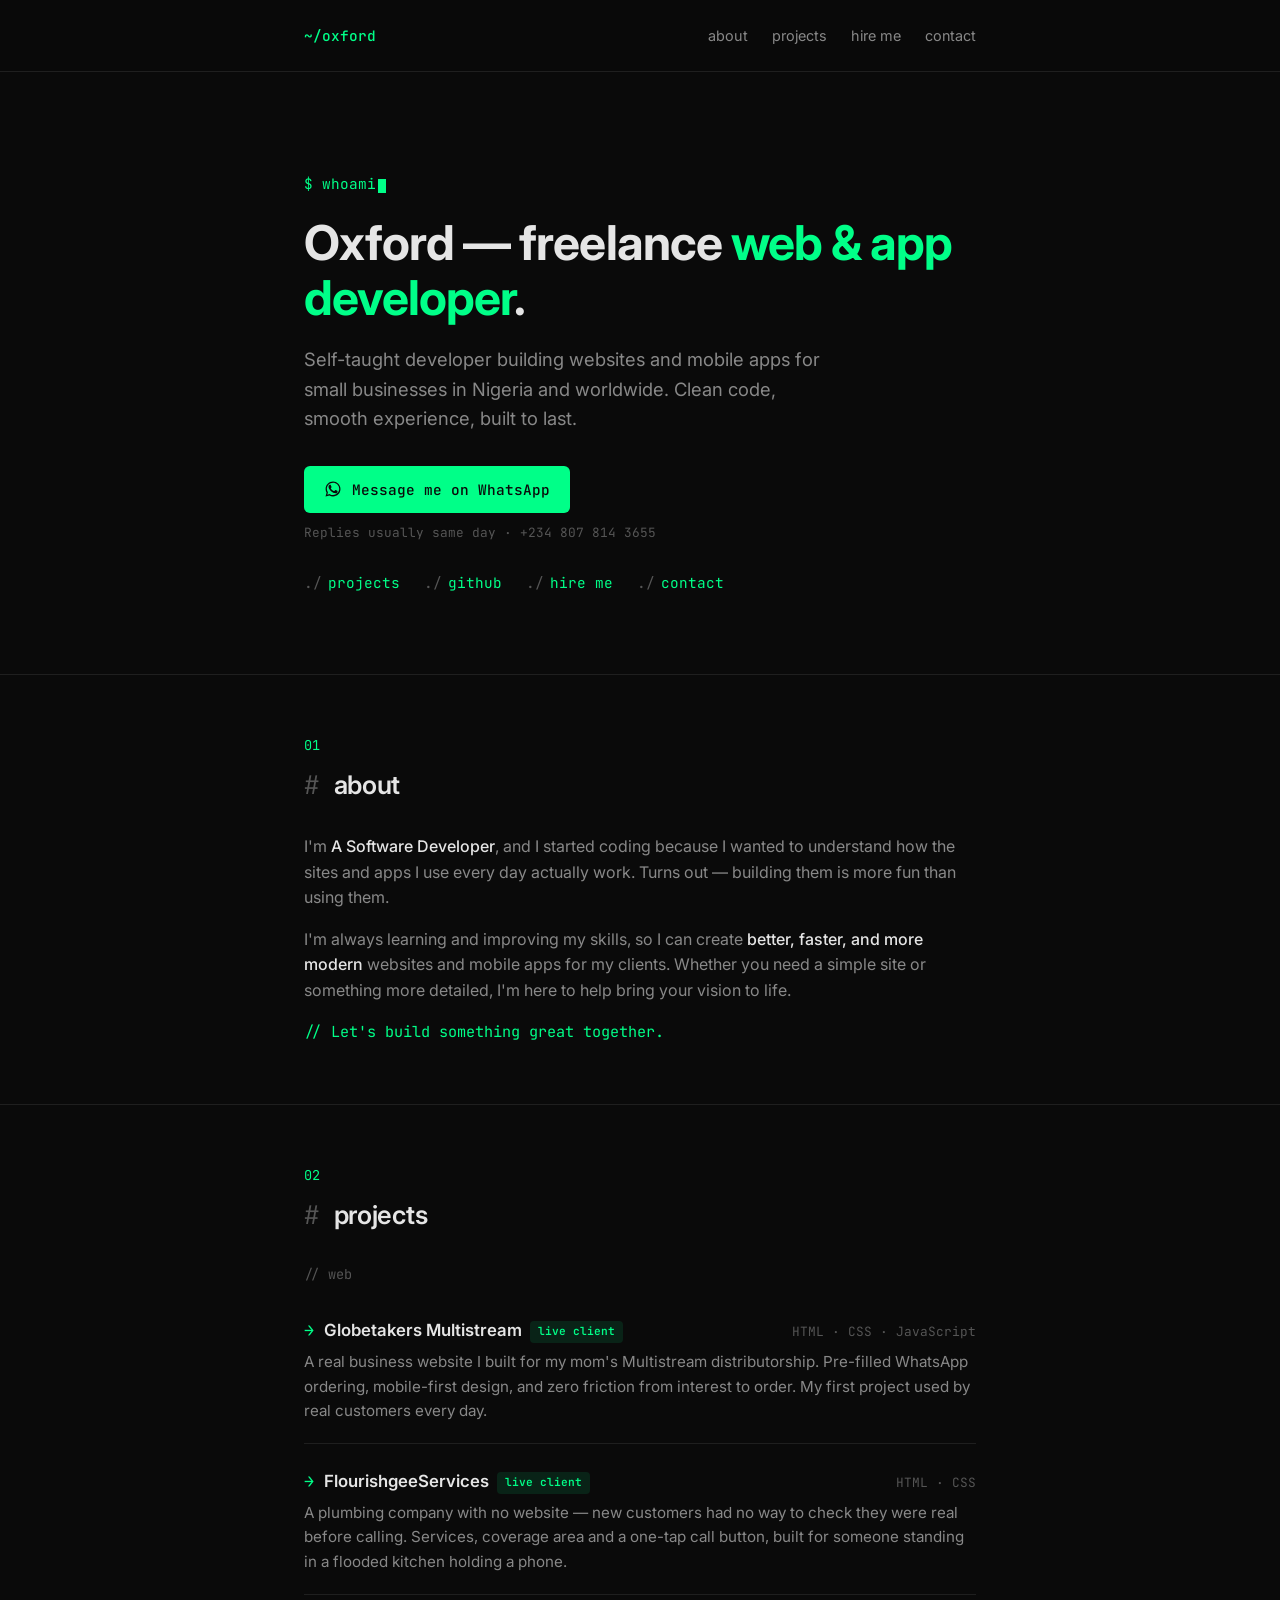
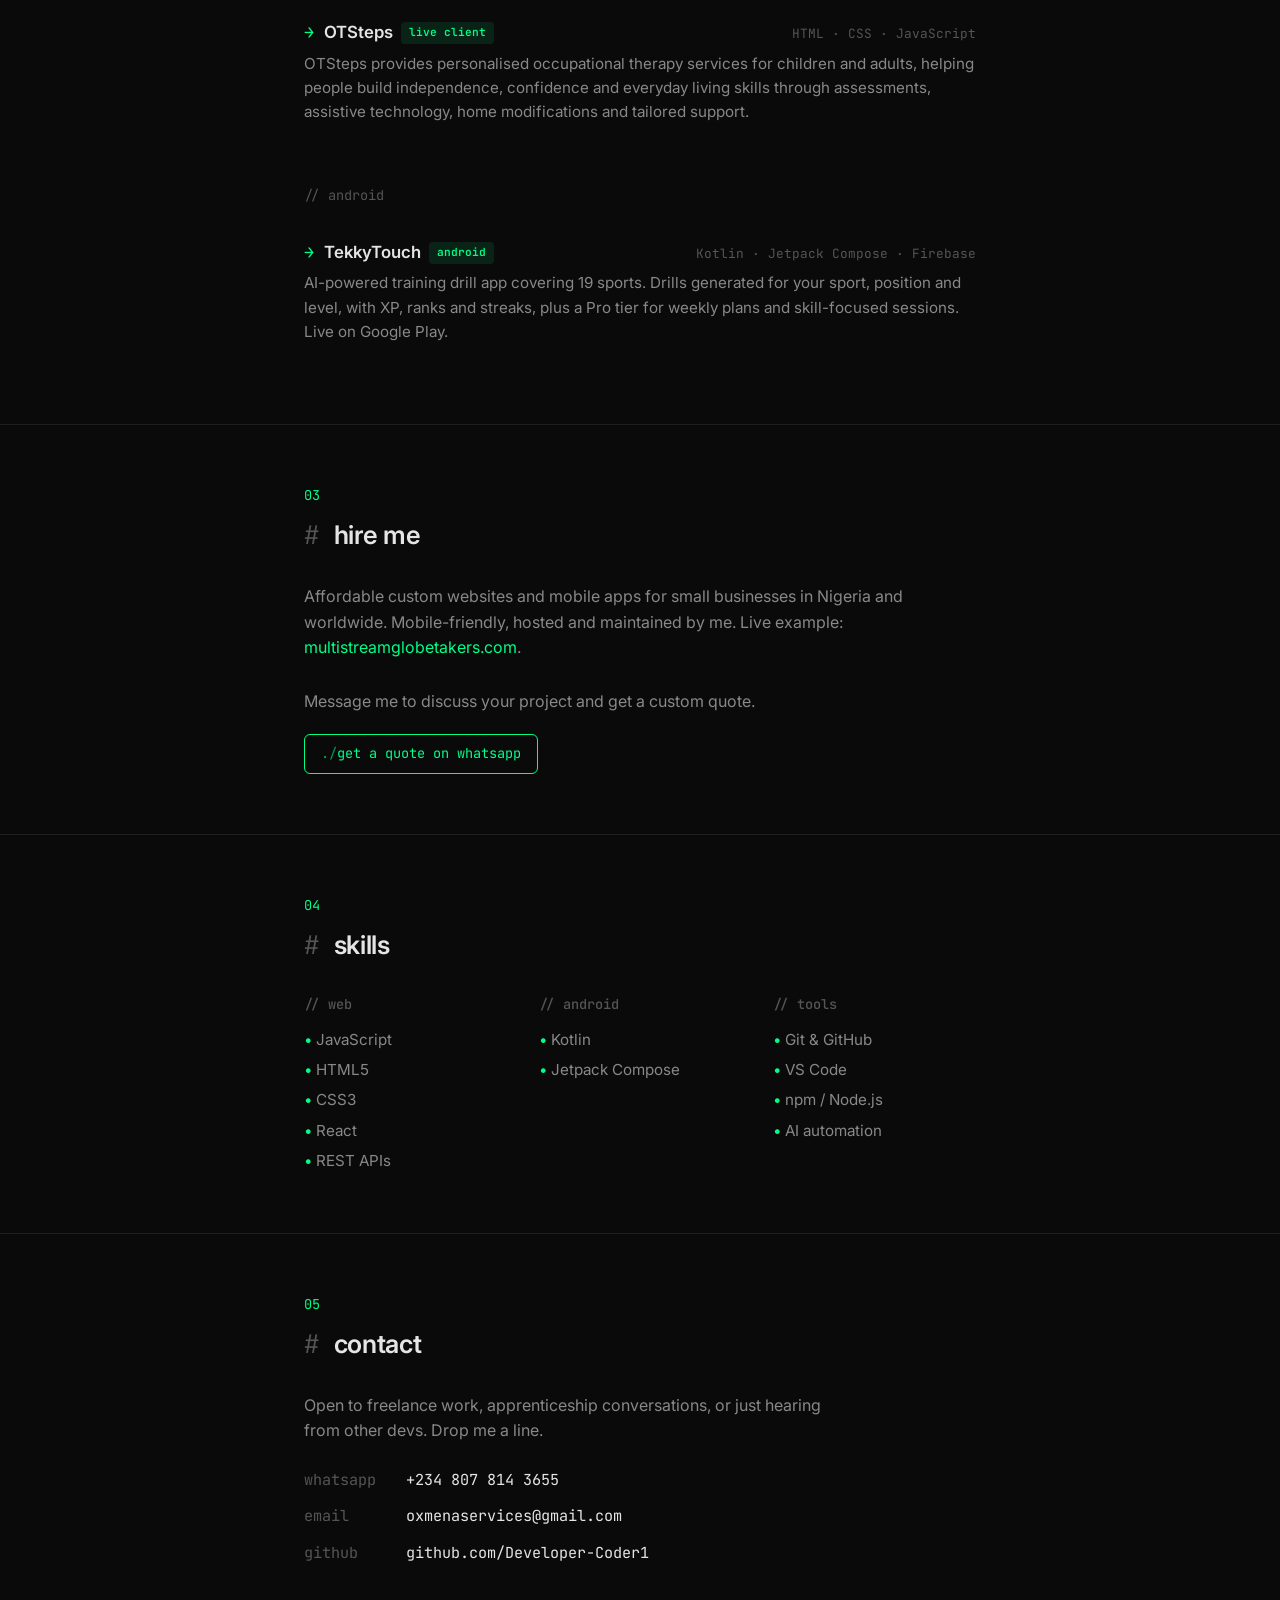
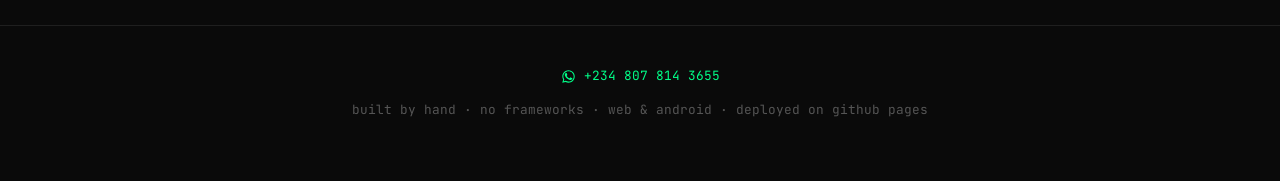
<file: index.html>
<!DOCTYPE html>
<html lang="en-NG">
<head>
<meta charset="UTF-8" />
<meta name="viewport" content="width=device-width, initial-scale=1.0"/>

<!-- Google tag (gtag.js) -->
<script async src="https://www.googletagmanager.com/gtag/js?id=AW-947799968"></script>
<script>
  window.dataLayer = window.dataLayer || [];
  function gtag(){dataLayer.push(arguments);}
  gtag('js', new Date());
  gtag('config', 'AW-947799968');
</script>

<title>Website Design in Nigeria | Business Websites &amp; Apps | Oxmena</title>
  <link rel="icon" type="image/jpeg" href="Facebook-profile2.jpeg">
<meta name="description" content="Affordable custom websites and Android apps for Nigerian businesses and clients worldwide. Mobile-friendly, hosted and maintained by hand. Get a quote today." />
<link rel="preconnect" href="https://fonts.googleapis.com">
<link rel="preconnect" href="https://fonts.gstatic.com" crossorigin>
<link href="https://fonts.googleapis.com/css2?family=Inter:wght@400;500;600;700&family=JetBrains+Mono:wght@400;500&display=swap" rel="stylesheet">
<style>
  :root {
    --bg: #0a0a0a;
    --bg-elev: #121212;
    --border: #1f1f1f;
    --border-hover: #2a2a2a;
    --text: #e5e5e5;
    --text-dim: #888;
    --text-faint: #555;
    --accent: #00ff88;
    --accent-dim: rgba(0, 255, 136, 0.1);
  }
  * { margin: 0; padding: 0; box-sizing: border-box; }
  html { scroll-behavior: smooth; }
  body {
    font-family: 'Inter', -apple-system, sans-serif;
    background: var(--bg);
    color: var(--text);
    line-height: 1.6;
    font-size: 16px;
    -webkit-font-smoothing: antialiased;
  }
  .mono { font-family: 'JetBrains Mono', monospace; }
  a {
    color: var(--accent);
    text-decoration: none;
    transition: opacity 0.15s;
  }
  a:hover { opacity: 0.7; }
  .container {
    max-width: 720px;
    margin: 0 auto;
    padding: 0 24px;
  }
  /* NAV */
  nav {
    padding: 24px 0;
    position: sticky;
    top: 0;
    background: rgba(10, 10, 10, 0.85);
    backdrop-filter: blur(10px);
    border-bottom: 1px solid var(--border);
    z-index: 10;
  }
  nav .container {
    display: flex;
    justify-content: space-between;
    align-items: center;
    font-size: 0.9rem;
  }
  nav .logo {
    font-family: 'JetBrains Mono', monospace;
    color: var(--accent);
    font-weight: 500;
  }
  nav ul {
    list-style: none;
    display: flex;
    gap: 24px;
  }
  nav ul a {
    color: var(--text-dim);
  }
  nav ul a:hover { color: var(--text); opacity: 1; }
  /* HERO */
  .hero {
    padding: 100px 0 80px;
  }
  .hero .prompt {
    color: var(--accent);
    font-family: 'JetBrains Mono', monospace;
    font-size: 0.9rem;
    margin-bottom: 20px;
  }
  .hero h1 {
    font-size: clamp(2rem, 5vw, 3rem);
    font-weight: 700;
    line-height: 1.15;
    letter-spacing: -0.02em;
    margin-bottom: 20px;
  }
  .hero h1 .accent { color: var(--accent); }
  .hero .tagline {
    font-size: 1.15rem;
    color: var(--text-dim);
    margin-bottom: 32px;
    max-width: 540px;
  }
  .hero-links {
    display: flex;
    gap: 24px;
    flex-wrap: wrap;
    font-family: 'JetBrains Mono', monospace;
    font-size: 0.9rem;
  }
  .hero-links a {
    display: inline-flex;
    align-items: center;
    gap: 6px;
  }
  .hero-links a::before { content: './'; color: var(--text-faint); }
  /* WHATSAPP BUTTON */
  .wa-btn {
    display: inline-flex;
    align-items: center;
    gap: 10px;
    font-family: 'JetBrains Mono', monospace;
    font-size: 0.9rem;
    color: var(--bg);
    background: var(--accent);
    padding: 12px 20px;
    border-radius: 6px;
    font-weight: 500;
    margin-bottom: 28px;
    transition: opacity 0.2s;
  }
  .wa-btn:hover { opacity: 0.85; }
  .wa-btn svg { width: 18px; height: 18px; fill: currentColor; }
  .wa-note {
    font-family: 'JetBrains Mono', monospace;
    font-size: 0.8rem;
    color: var(--text-faint);
    margin: -18px 0 28px;
  }
  /* SECTIONS */
  section.content {
    padding: 60px 0;
    border-top: 1px solid var(--border);
    scroll-margin-top: 80px;
  }
  .section-label {
    font-family: 'JetBrains Mono', monospace;
    color: var(--accent);
    font-size: 0.85rem;
    margin-bottom: 8px;
  }
  .section-title {
    font-size: 1.6rem;
    font-weight: 600;
    margin-bottom: 28px;
    letter-spacing: -0.01em;
  }
  .section-title::before {
    content: '# ';
    color: var(--text-faint);
    font-family: 'JetBrains Mono', monospace;
    font-weight: 400;
  }
  /* ABOUT */
  .about p {
    color: var(--text-dim);
    margin-bottom: 16px;
  }
  .about p:last-child { margin-bottom: 0; }
  .about strong { color: var(--text); font-weight: 500; }
  .about .closer {
    color: var(--accent);
    font-family: 'JetBrains Mono', monospace;
    font-size: 0.95rem;
    margin-top: 8px;
  }
  /* PROJECTS */
  .projects {
    display: flex;
    flex-direction: column;
    gap: 4px;
  }
  .project {
    display: block;
    padding: 20px 0;
    border-bottom: 1px solid var(--border);
    transition: padding-left 0.2s;
    color: var(--text);
  }
  .project:last-child { border-bottom: none; }
  .project:hover {
    padding-left: 12px;
    opacity: 1;
  }
  .project-header {
    display: flex;
    justify-content: space-between;
    align-items: baseline;
    margin-bottom: 6px;
    gap: 16px;
    flex-wrap: wrap;
  }
  .project-name {
    font-weight: 600;
    font-size: 1.05rem;
  }
  .project-name::before {
    content: '→ ';
    color: var(--accent);
    font-family: 'JetBrains Mono', monospace;
  }
  .project-badge {
    display: inline-block;
    margin-left: 8px;
    padding: 2px 8px;
    background: var(--accent-dim);
    color: var(--accent);
    font-family: 'JetBrains Mono', monospace;
    font-size: 0.7rem;
    border-radius: 4px;
    vertical-align: middle;
  }
  .project-tech {
    font-family: 'JetBrains Mono', monospace;
    font-size: 0.8rem;
    color: var(--text-faint);
  }
  .project p {
    color: var(--text-dim);
    font-size: 0.95rem;
    margin: 0;
  }
  /* SKILLS */
  .skills {
    display: grid;
    grid-template-columns: repeat(auto-fit, minmax(200px, 1fr));
    gap: 32px;
  }
  .skill-group h3 {
    font-family: 'JetBrains Mono', monospace;
    font-size: 0.85rem;
    color: var(--text-faint);
    margin-bottom: 12px;
    font-weight: 500;
  }
  .skill-group ul {
    list-style: none;
    display: flex;
    flex-direction: column;
    gap: 6px;
  }
  .skill-group li {
    color: var(--text-dim);
    font-size: 0.95rem;
  }
  .skill-group li::before {
    content: '• ';
    color: var(--accent);
  }
  /* PRICING */
  .pricing {
    display: flex;
    flex-direction: column;
    gap: 16px;
  }
  .tier {
    border: 1px solid var(--border);
    border-radius: 10px;
    padding: 24px;
    background: var(--bg-elev);
    transition: border-color 0.2s;
  }
  .tier:hover { border-color: var(--border-hover); }
  .tier.featured { border-color: var(--accent); }
  .tier-head {
    display: flex;
    justify-content: space-between;
    align-items: baseline;
    margin-bottom: 4px;
    gap: 12px;
    flex-wrap: wrap;
  }
  .tier-name {
    font-size: 1.1rem;
    font-weight: 600;
  }
  .tier-name::before {
    content: '$ ';
    color: var(--accent);
    font-family: 'JetBrains Mono', monospace;
  }
  .tier-tag {
    display: inline-block;
    margin-left: 8px;
    padding: 2px 8px;
    background: var(--accent-dim);
    color: var(--accent);
    font-family: 'JetBrains Mono', monospace;
    font-size: 0.7rem;
    border-radius: 4px;
    vertical-align: middle;
  }
  .tier-price {
    font-family: 'JetBrains Mono', monospace;
    color: var(--accent);
    font-size: 1rem;
    font-weight: 500;
  }
  .tier-sub {
    color: var(--text-faint);
    font-family: 'JetBrains Mono', monospace;
    font-size: 0.8rem;
    margin-bottom: 16px;
  }
  .tier ul {
    list-style: none;
    margin-bottom: 20px;
  }
  .tier ul li {
    color: var(--text-dim);
    font-size: 0.95rem;
    padding: 4px 0;
  }
  .tier ul li::before {
    content: '✓ ';
    color: var(--accent);
    font-family: 'JetBrains Mono', monospace;
    margin-right: 4px;
  }
  .tier-cta {
    display: inline-block;
    font-family: 'JetBrains Mono', monospace;
    font-size: 0.85rem;
    color: var(--accent);
    border: 1px solid var(--accent);
    padding: 8px 16px;
    border-radius: 6px;
    transition: all 0.2s;
  }
  .tier-cta:hover {
    background: var(--accent);
    color: var(--bg);
    opacity: 1;
  }
  .tier-cta::before { content: './'; color: inherit; opacity: 0.6; }
  .pricing-note {
    color: var(--text-faint);
    font-family: 'JetBrains Mono', monospace;
    font-size: 0.8rem;
    margin-top: 16px;
    line-height: 1.7;
  }
  /* NAIRA PRICING TABLE */
  .naira-table {
    margin-top: 32px;
    border: 1px solid var(--border);
    border-radius: 10px;
    overflow: hidden;
    background: var(--bg-elev);
  }
  .naira-head {
    padding: 16px 20px;
    border-bottom: 1px solid var(--border);
    font-family: 'JetBrains Mono', monospace;
    font-size: 0.85rem;
    color: var(--accent);
  }
  .naira-row {
    display: grid;
    grid-template-columns: 1fr 1.4fr 1fr;
    gap: 12px;
    padding: 14px 20px;
    border-bottom: 1px solid var(--border);
    font-size: 0.9rem;
    align-items: baseline;
  }
  .naira-row:last-child { border-bottom: none; }
  .naira-row.header {
    font-family: 'JetBrains Mono', monospace;
    font-size: 0.75rem;
    color: var(--text-faint);
    text-transform: uppercase;
    letter-spacing: 0.05em;
  }
  .naira-row .pkg { font-weight: 600; color: var(--text); }
  .naira-row .price { color: var(--accent); font-family: 'JetBrains Mono', monospace; }
  .naira-row .total { color: var(--text-dim); font-family: 'JetBrains Mono', monospace; font-size: 0.85rem; }
  @media (max-width: 600px) {
    .naira-row { grid-template-columns: 1fr; gap: 4px; padding: 14px 16px; }
    .naira-row.header { display: none; }
    .naira-row .price::before { content: 'Setup + hosting: '; color: var(--text-faint); }
    .naira-row .total::before { content: 'Year 1 total: '; color: var(--text-faint); }
  }
  /* CONTACT */
  .contact p {
    color: var(--text-dim);
    margin-bottom: 24px;
    max-width: 540px;
  }
  .contact-list {
    display: flex;
    flex-direction: column;
    gap: 12px;
    font-family: 'JetBrains Mono', monospace;
    font-size: 0.95rem;
  }
  .contact-list a {
    display: inline-flex;
    gap: 12px;
    color: var(--text);
  }
  .contact-list .label {
    color: var(--text-faint);
    min-width: 90px;
  }
  /* FOOTER */
  footer {
    padding: 40px 0 60px;
    border-top: 1px solid var(--border);
    font-family: 'JetBrains Mono', monospace;
    font-size: 0.8rem;
    color: var(--text-faint);
    text-align: center;
  }
  footer .footer-wa {
    display: inline-flex;
    align-items: center;
    gap: 8px;
    margin-bottom: 14px;
    color: var(--accent);
  }
  footer .footer-wa svg { width: 15px; height: 15px; fill: currentColor; }
  /* FADE IN */
  .reveal {
    opacity: 0;
    transform: translateY(16px);
    transition: opacity 0.5s, transform 0.5s;
  }
  .reveal.visible {
    opacity: 1;
    transform: translateY(0);
  }
  /* CURSOR */
  .cursor {
    display: inline-block;
    width: 8px;
    height: 1em;
    background: var(--accent);
    vertical-align: text-bottom;
    animation: blink 1s infinite;
    margin-left: 2px;
  }
  @keyframes blink {
    0%, 49% { opacity: 1; }
    50%, 100% { opacity: 0; }
  }
  @media (max-width: 600px) {
    nav ul { gap: 14px; }
    .hero { padding: 60px 0 40px; }
    section.content { padding: 48px 0; }
    .tier { padding: 20px; }
  }
</style>
</head>
<body>
<nav>
  <div class="container">
    <span class="logo">~/oxford</span>
    <ul>
      <li><a href="#about">about</a></li>
      <li><a href="#projects">projects</a></li>
      <li><a href="#hire">hire me</a></li>
      <li><a href="#contact">contact</a></li>
    </ul>
  </div>
</nav>
<header class="hero">
  <div class="container">
    <div class="prompt">$ whoami<span class="cursor"></span></div>
    <h1>Oxford — freelance <span class="accent">web &amp; app developer</span>.</h1>
    <p class="tagline">Self-taught developer building websites and mobile apps for small businesses in Nigeria and worldwide. Clean code, smooth experience, built to last.</p>

    <a class="wa-btn wa-cta"
       href="https://wa.me/2348078143655?text=Hi%20Oxford%2C%20I%20saw%20oxmena.com%20and%20I%27d%20like%20a%20website%20for%20my%20business"
       target="_blank" rel="noopener">
      <svg viewBox="0 0 24 24" aria-hidden="true"><path d="M17.47 14.38c-.3-.15-1.75-.86-2.02-.96-.27-.1-.47-.15-.67.15-.2.3-.77.96-.94 1.16-.17.2-.35.22-.64.07-.3-.15-1.25-.46-2.38-1.47-.88-.78-1.47-1.75-1.64-2.05-.17-.3-.02-.46.13-.6.13-.13.3-.35.45-.52.15-.17.2-.3.3-.5.1-.2.05-.37-.02-.52-.08-.15-.67-1.6-.92-2.2-.24-.58-.49-.5-.67-.51h-.57c-.2 0-.52.07-.79.37-.27.3-1.04 1.02-1.04 2.48s1.06 2.88 1.21 3.08c.15.2 2.1 3.2 5.08 4.49.71.3 1.26.49 1.69.63.71.22 1.36.19 1.87.12.57-.09 1.75-.72 2-1.41.25-.7.25-1.29.17-1.41-.07-.13-.27-.2-.57-.35zM12.04 2C6.58 2 2.13 6.45 2.13 11.91c0 1.75.46 3.45 1.32 4.95L2 22l5.25-1.38a9.87 9.87 0 0 0 4.79 1.22h.01c5.46 0 9.91-4.45 9.91-9.91 0-2.65-1.03-5.14-2.9-7.01A9.82 9.82 0 0 0 12.04 2zm0 18.02h-.01a8.2 8.2 0 0 1-4.19-1.15l-.3-.18-3.12.82.83-3.04-.2-.31a8.16 8.16 0 0 1-1.25-4.35c0-4.54 3.7-8.24 8.25-8.24 2.2 0 4.27.86 5.83 2.42a8.19 8.19 0 0 1 2.41 5.83c0 4.54-3.7 8.2-8.25 8.2z"/></svg>
      Message me on WhatsApp
    </a>
    <p class="wa-note">Replies usually same day · +234 807 814 3655</p>

    <div class="hero-links">
      <a href="#projects">projects</a>
      <a href="https://github.com/Developer-Coder1" target="_blank" rel="noopener">github</a>
      <a href="#hire">hire me</a>
      <a href="#contact">contact</a>
    </div>
  </div>
</header>
<section id="about" class="content">
  <div class="container about reveal">
    <div class="section-label">01</div>
    <h2 class="section-title">about</h2>
    <p>I'm <strong>A Software Developer</strong>, and I started coding because I wanted to understand how the sites and apps I use every day actually work. Turns out — building them is more fun than using them.</p>
    <p>I'm always learning and improving my skills, so I can create <strong>better, faster, and more modern</strong> websites and mobile apps for my clients. Whether you need a simple site or something more detailed, I'm here to help bring your vision to life.</p>
    <p class="closer">// Let's build something great together.</p>
  </div>
</section>

<section id="projects" class="content">
  <div class="container reveal">
    <div class="section-label">02</div>
    <h2 class="section-title">projects</h2>

    <p style="font-family: 'JetBrains Mono', monospace; font-size: 0.85rem; color: var(--text-faint); margin-bottom: 12px;">// web</p>
    <div class="projects">
      <a class="project" href="https://www.multistreamglobetakers.com/" target="_blank" rel="noopener">
        <div class="project-header">
          <span class="project-name">Globetakers Multistream<span class="project-badge">live client</span></span>
          <span class="project-tech">HTML · CSS · JavaScript</span>
        </div>
        <p>A real business website I built for my mom's Multistream distributorship. Pre-filled WhatsApp ordering, mobile-first design, and zero friction from interest to order. My first project used by real customers every day.</p>
      </a>
      <a class="project" href="https://www.flourishgeeservices.com/" target="_blank" rel="noopener">
        <div class="project-header">
          <span class="project-name">FlourishgeeServices<span class="project-badge">live client</span></span>
          <span class="project-tech">HTML · CSS</span>
        </div>
        <p>A plumbing company with no website — new customers had no way to check they were real before calling. Services, coverage area and a one-tap call button, built for someone standing in a flooded kitchen holding a phone.</p>
      </a>
     
     
      <a class="project" href="https://otsteps.com/" target="_blank" rel="noopener">
        <div class="project-header">
          <span class="project-name">OTSteps<span class="project-badge">live client</span></span>
          <span class="project-tech">HTML · CSS · JavaScript</span>
        </div>
        <p>OTSteps provides personalised occupational therapy services for children and adults, helping people build independence, confidence and everyday living skills through assessments, assistive technology, home modifications and tailored support.</p>
      </a>
    </div>

    <p style="font-family: 'JetBrains Mono', monospace; font-size: 0.85rem; color: var(--text-faint); margin-top: 40px; margin-bottom: 12px;">// android</p>
    <div class="projects">

      <a class="project" href="apps/tekkytouch/index.html">
  <div class="project-header">
    <span class="project-name">TekkyTouch<span class="project-badge">android</span></span>
    <span class="project-tech">Kotlin · Jetpack Compose · Firebase</span>
  </div>
  <p>AI-powered training drill app covering 19 sports. Drills generated for your sport, position and level, with XP, ranks and streaks, plus a Pro tier for weekly plans and skill-focused sessions. Live on Google Play.</p>
</a>

    </div>

  </div>
</section>

  <section id="hire" class="content">
  <div class="container reveal">  
     <div class="section-label">03</div>
    <h2 class="section-title">hire me</h2>
  <p style="color: var(--text-dim); margin-bottom: 28px;">Affordable custom websites and mobile apps for small businesses in Nigeria and worldwide. Mobile-friendly, hosted and maintained by me. Live example: <a href="https://www.multistreamglobetakers.com/" target="_blank">multistreamglobetakers.com</a>.</p>
    <p style="color: var(--text-dim); margin-bottom: 20px;">Message me to discuss your project and get a custom quote.</p>
    <a class="tier-cta wa-cta"
       href="https://wa.me/2348078143655?text=Hi%20Oxford%2C%20I%20saw%20oxmena.com%20and%20I%27d%20like%20a%20quote%20for%20my%20business"
       target="_blank" rel="noopener">get a quote on whatsapp</a>
  </div>
</section>
  
<section id="skills" class="content">
  <div class="container reveal">
    <div class="section-label">04</div>
    <h2 class="section-title">skills</h2>
    <div class="skills">
     <div class="skill-group">
  <h3>// web</h3>
  <ul>
    <li>JavaScript</li>
    <li>HTML5</li>
    <li>CSS3</li>
    <li>React</li>
    <li>REST APIs</li>
  </ul>
</div>

<div class="skill-group">
  <h3>// android</h3>
  <ul>
    <li>Kotlin</li>
    <li>Jetpack Compose</li>
  </ul>
</div>
      
      <div class="skill-group">
        <h3>// tools</h3>
        <ul>
          <li>Git &amp; GitHub</li>
          <li>VS Code</li>
          <li>npm / Node.js</li>
          <li>AI automation</li>
        </ul>
      </div>
      
    </div>
  </div>
</section>
<section id="contact" class="content">
  <div class="container contact reveal">
    <div class="section-label">05</div>
    <h2 class="section-title">contact</h2>
    <p>Open to freelance work, apprenticeship conversations, or just hearing from other devs. Drop me a line.</p>
    <div class="contact-list">
      <a class="wa-cta" href="https://wa.me/2348078143655?text=Hi%20Oxford%2C%20I%20saw%20oxmena.com" target="_blank" rel="noopener">
        <span class="label">whatsapp</span><span>+234 807 814 3655</span>
      </a>
      <a href="mailto:oxmenaservices@gmail.com">
        <span class="label">email</span><span>oxmenaservices@gmail.com</span>
      </a>
      <a href="https://github.com/Developer-Coder1" target="_blank" rel="noopener">
        <span class="label">github</span><span>github.com/Developer-Coder1</span>
      </a>
    </div>
  </div>
</section>
<footer>
  <div class="container">
    <a class="footer-wa wa-cta"
       href="https://wa.me/2348078143655?text=Hi%20Oxford%2C%20I%20saw%20oxmena.com"
       target="_blank" rel="noopener">
      <svg viewBox="0 0 24 24" aria-hidden="true"><path d="M17.47 14.38c-.3-.15-1.75-.86-2.02-.96-.27-.1-.47-.15-.67.15-.2.3-.77.96-.94 1.16-.17.2-.35.22-.64.07-.3-.15-1.25-.46-2.38-1.47-.88-.78-1.47-1.75-1.64-2.05-.17-.3-.02-.46.13-.6.13-.13.3-.35.45-.52.15-.17.2-.3.3-.5.1-.2.05-.37-.02-.52-.08-.15-.67-1.6-.92-2.2-.24-.58-.49-.5-.67-.51h-.57c-.2 0-.52.07-.79.37-.27.3-1.04 1.02-1.04 2.48s1.06 2.88 1.21 3.08c.15.2 2.1 3.2 5.08 4.49.71.3 1.26.49 1.69.63.71.22 1.36.19 1.87.12.57-.09 1.75-.72 2-1.41.25-.7.25-1.29.17-1.41-.07-.13-.27-.2-.57-.35zM12.04 2C6.58 2 2.13 6.45 2.13 11.91c0 1.75.46 3.45 1.32 4.95L2 22l5.25-1.38a9.87 9.87 0 0 0 4.79 1.22h.01c5.46 0 9.91-4.45 9.91-9.91 0-2.65-1.03-5.14-2.9-7.01A9.82 9.82 0 0 0 12.04 2zm0 18.02h-.01a8.2 8.2 0 0 1-4.19-1.15l-.3-.18-3.12.82.83-3.04-.2-.31a8.16 8.16 0 0 1-1.25-4.35c0-4.54 3.7-8.24 8.25-8.24 2.2 0 4.27.86 5.83 2.42a8.19 8.19 0 0 1 2.41 5.83c0 4.54-3.7 8.2-8.25 8.2z"/></svg>
      +234 807 814 3655
    </a>
<p>built by hand · no frameworks · web &amp; android · deployed on github pages</p>
  </div>
</footer>
<script>
  const io = new IntersectionObserver((entries) => {
    entries.forEach(e => { if (e.isIntersecting) e.target.classList.add('visible'); });
  }, { threshold: 0.1 });
  document.querySelectorAll('.reveal').forEach(el => io.observe(el));
</script>

<!-- WhatsApp click → Google Ads conversion -->
<script>
  var CONVERSION_LABEL = 'V0aJCM7WwO4cEKCP-cMD';

  document.querySelectorAll('.wa-cta').forEach(function (el) {
    el.addEventListener('click', function () {
      if (!CONVERSION_LABEL) return;
      gtag('event', 'conversion', {
        'send_to': 'AW-947799968/' + CONVERSION_LABEL
      });
    });
  });
</script>
<script type="application/ld+json">
{
  "@context": "https://schema.org",
  "@type": "ProfessionalService",
  "name": "Oxmena Services",
  "description": "Freelance web design and Android app development for small businesses in Nigeria and worldwide.",
  "url": "https://oxmena.com",
  "image": "https://oxmena.com/Facebook-profile2.jpeg",
  "email": "oxmenaservices@gmail.com",
  "telephone": "+2348078143655",
  "founder": {
    "@type": "Person",
    "name": "Oxford"
  },
  "areaServed": [
    { "@type": "Country", "name": "Nigeria" }
  ],
  "priceRange": "₦₦",
  "currenciesAccepted": "NGN",
  "knowsAbout": ["Web Design", "Web Development", "Android App Development", "JavaScript", "React", "Kotlin"],
  "sameAs": [
    "https://github.com/Developer-Coder1"
  ]
}
</script>
<!-- Cloudflare Web Analytics --><script type='module' src='https://static.cloudflareinsights.com/beacon.min.js' data-cf-beacon='{"token": "b1c600ba4bae4621bb2f4001277c1960"}'></script><!-- End Cloudflare Web Analytics -->
</body>
</html>
</file>
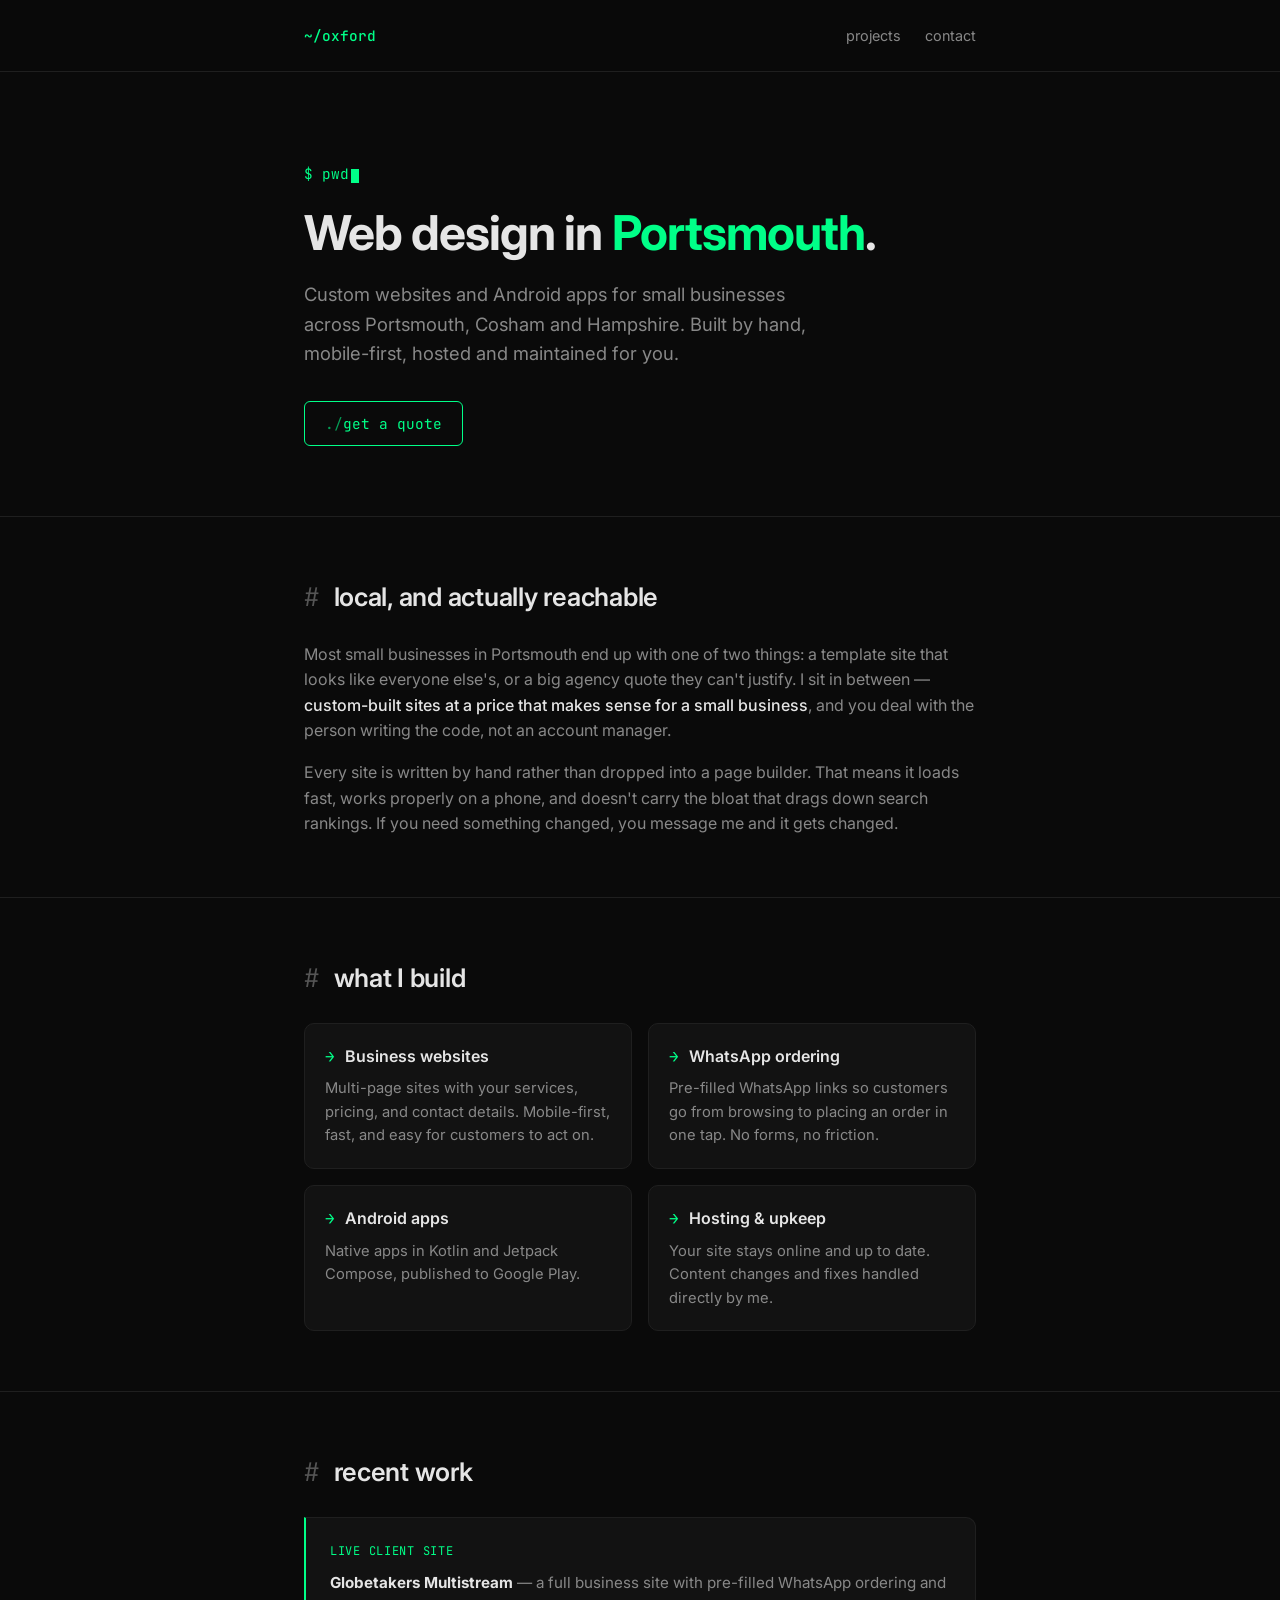
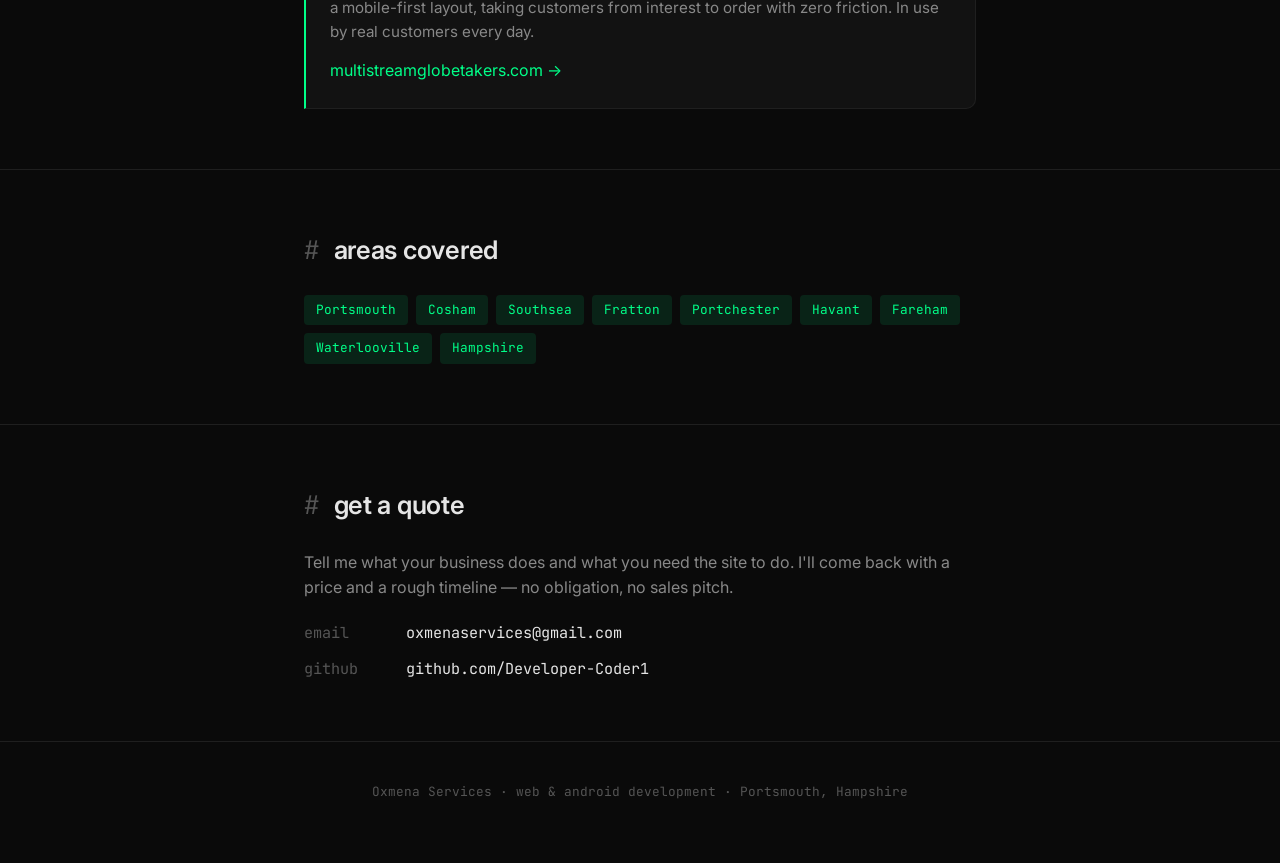
<file: web-design-portsmouth/index.html>
<!DOCTYPE html>
<html lang="en">
<head>
<meta charset="UTF-8" />
<meta name="viewport" content="width=device-width, initial-scale=1.0"/>

<!-- Google tag (gtag.js) -->
<script async src="https://www.googletagmanager.com/gtag/js?id=AW-947799968"></script>
<script>
  window.dataLayer = window.dataLayer || [];
  function gtag(){dataLayer.push(arguments);}
  gtag('js', new Date());

  gtag('config', 'AW-947799968');
</script>
<title>Web Design in Portsmouth | Oxmena Services</title>
<link rel="icon" type="image/jpeg" href="../Facebook-profile2.jpeg">
<meta name="description" content="Freelance web design and Android app development for small businesses in Portsmouth, Cosham and across Hampshire. Custom-built, mobile-friendly, hosted and maintained. Get a free quote." />
<link rel="canonical" href="https://oxmena.com/web-design-portsmouth/" />
<link rel="preconnect" href="https://fonts.googleapis.com">
<link rel="preconnect" href="https://fonts.gstatic.com" crossorigin>
<link href="https://fonts.googleapis.com/css2?family=Inter:wght@400;500;600;700&family=JetBrains+Mono:wght@400;500&display=swap" rel="stylesheet">
<style>
  :root {
    --bg: #0a0a0a;
    --bg-elev: #121212;
    --border: #1f1f1f;
    --border-hover: #2a2a2a;
    --text: #e5e5e5;
    --text-dim: #888;
    --text-faint: #555;
    --accent: #00ff88;
    --accent-dim: rgba(0, 255, 136, 0.1);
  }
  * { margin: 0; padding: 0; box-sizing: border-box; }
  html { scroll-behavior: smooth; }
  body {
    font-family: 'Inter', -apple-system, sans-serif;
    background: var(--bg);
    color: var(--text);
    line-height: 1.6;
    font-size: 16px;
    -webkit-font-smoothing: antialiased;
  }
  a {
    color: var(--accent);
    text-decoration: none;
    transition: opacity 0.15s;
  }
  a:hover { opacity: 0.7; }
  a:focus-visible {
    outline: 2px solid var(--accent);
    outline-offset: 3px;
  }
  .container {
    max-width: 720px;
    margin: 0 auto;
    padding: 0 24px;
  }
  /* NAV */
  nav {
    padding: 24px 0;
    position: sticky;
    top: 0;
    background: rgba(10, 10, 10, 0.85);
    backdrop-filter: blur(10px);
    border-bottom: 1px solid var(--border);
    z-index: 10;
  }
  nav .container {
    display: flex;
    justify-content: space-between;
    align-items: center;
    font-size: 0.9rem;
  }
  nav .logo {
    font-family: 'JetBrains Mono', monospace;
    color: var(--accent);
    font-weight: 500;
  }
  nav ul {
    list-style: none;
    display: flex;
    gap: 24px;
  }
  nav ul a { color: var(--text-dim); }
  nav ul a:hover { color: var(--text); opacity: 1; }
  /* HERO */
  .hero { padding: 90px 0 70px; }
  .hero .prompt {
    color: var(--accent);
    font-family: 'JetBrains Mono', monospace;
    font-size: 0.9rem;
    margin-bottom: 20px;
  }
  .hero h1 {
    font-size: clamp(2rem, 5vw, 3rem);
    font-weight: 700;
    line-height: 1.15;
    letter-spacing: -0.02em;
    margin-bottom: 20px;
  }
  .hero h1 .accent { color: var(--accent); }
  .hero .tagline {
    font-size: 1.15rem;
    color: var(--text-dim);
    margin-bottom: 32px;
    max-width: 540px;
  }
  .cta {
    display: inline-block;
    font-family: 'JetBrains Mono', monospace;
    font-size: 0.9rem;
    color: var(--accent);
    border: 1px solid var(--accent);
    padding: 10px 20px;
    border-radius: 6px;
    transition: background 0.2s, color 0.2s;
  }
  .cta:hover {
    background: var(--accent);
    color: var(--bg);
    opacity: 1;
  }
  .cta::before { content: './'; opacity: 0.6; }
  /* SECTIONS */
  section.content {
    padding: 60px 0;
    border-top: 1px solid var(--border);
    scroll-margin-top: 80px;
  }
  .section-title {
    font-size: 1.6rem;
    font-weight: 600;
    margin-bottom: 24px;
    letter-spacing: -0.01em;
  }
  .section-title::before {
    content: '# ';
    color: var(--text-faint);
    font-family: 'JetBrains Mono', monospace;
    font-weight: 400;
  }
  .prose p {
    color: var(--text-dim);
    margin-bottom: 16px;
  }
  .prose p:last-child { margin-bottom: 0; }
  .prose strong { color: var(--text); font-weight: 500; }
  /* SERVICES */
  .services {
    display: grid;
    grid-template-columns: repeat(auto-fit, minmax(220px, 1fr));
    gap: 16px;
  }
  .card {
    border: 1px solid var(--border);
    border-radius: 10px;
    padding: 20px;
    background: var(--bg-elev);
    transition: border-color 0.2s;
  }
  .card:hover { border-color: var(--border-hover); }
  .card h3 {
    font-size: 1rem;
    font-weight: 600;
    margin-bottom: 8px;
  }
  .card h3::before {
    content: '→ ';
    color: var(--accent);
    font-family: 'JetBrains Mono', monospace;
  }
  .card p {
    color: var(--text-dim);
    font-size: 0.92rem;
  }
  /* PROOF */
  .proof {
    border: 1px solid var(--border);
    border-left: 2px solid var(--accent);
    border-radius: 0 10px 10px 0;
    padding: 24px;
    background: var(--bg-elev);
  }
  .proof .label {
    font-family: 'JetBrains Mono', monospace;
    font-size: 0.75rem;
    color: var(--accent);
    text-transform: uppercase;
    letter-spacing: 0.06em;
    margin-bottom: 10px;
  }
  .proof p {
    color: var(--text-dim);
    font-size: 0.95rem;
    margin-bottom: 14px;
  }
  /* AREAS */
  .areas {
    display: flex;
    flex-wrap: wrap;
    gap: 8px;
    font-family: 'JetBrains Mono', monospace;
    font-size: 0.8rem;
  }
  .areas span {
    padding: 5px 12px;
    background: var(--accent-dim);
    color: var(--accent);
    border-radius: 4px;
  }
  /* CONTACT */
  .contact-list {
    display: flex;
    flex-direction: column;
    gap: 12px;
    font-family: 'JetBrains Mono', monospace;
    font-size: 0.95rem;
    margin-top: 20px;
  }
  .contact-list a {
    display: inline-flex;
    gap: 12px;
    color: var(--text);
  }
  .contact-list .label {
    color: var(--text-faint);
    min-width: 90px;
  }
  /* FOOTER */
  footer {
    padding: 40px 0 60px;
    border-top: 1px solid var(--border);
    font-family: 'JetBrains Mono', monospace;
    font-size: 0.8rem;
    color: var(--text-faint);
    text-align: center;
  }
  /* CURSOR */
  .cursor {
    display: inline-block;
    width: 8px;
    height: 1em;
    background: var(--accent);
    vertical-align: text-bottom;
    animation: blink 1s infinite;
    margin-left: 2px;
  }
  @keyframes blink {
    0%, 49% { opacity: 1; }
    50%, 100% { opacity: 0; }
  }
  @media (prefers-reduced-motion: reduce) {
    .cursor { animation: none; }
    html { scroll-behavior: auto; }
  }
  @media (max-width: 600px) {
    nav ul { gap: 14px; }
    .hero { padding: 56px 0 40px; }
    section.content { padding: 48px 0; }
  }
</style>
</head>
<body>
<nav>
  <div class="container">
    <a href="/" class="logo">~/oxford</a>
    <ul>
      <li><a href="/#projects">projects</a></li>
      <li><a href="#contact">contact</a></li>
    </ul>
  </div>
</nav>

<header class="hero">
  <div class="container">
    <div class="prompt">$ pwd<span class="cursor"></span></div>
    <h1>Web design in <span class="accent">Portsmouth</span>.</h1>
    <p class="tagline">Custom websites and Android apps for small businesses across Portsmouth, Cosham and Hampshire. Built by hand, mobile-first, hosted and maintained for you.</p>
    <a class="cta" href="#contact">get a quote</a>
  </div>
</header>

<section class="content">
  <div class="container prose">
    <h2 class="section-title">local, and actually reachable</h2>
    <p>Most small businesses in Portsmouth end up with one of two things: a template site that looks like everyone else's, or a big agency quote they can't justify. I sit in between — <strong>custom-built sites at a price that makes sense for a small business</strong>, and you deal with the person writing the code, not an account manager.</p>
    <p>Every site is written by hand rather than dropped into a page builder. That means it loads fast, works properly on a phone, and doesn't carry the bloat that drags down search rankings. If you need something changed, you message me and it gets changed.</p>
  </div>
</section>

<section class="content">
  <div class="container">
    <h2 class="section-title">what I build</h2>
    <div class="services">
      <div class="card">
        <h3>Business websites</h3>
        <p>Multi-page sites with your services, pricing, and contact details. Mobile-first, fast, and easy for customers to act on.</p>
      </div>
      <div class="card">
        <h3>WhatsApp ordering</h3>
        <p>Pre-filled WhatsApp links so customers go from browsing to placing an order in one tap. No forms, no friction.</p>
      </div>
      <div class="card">
        <h3>Android apps</h3>
        <p>Native apps in Kotlin and Jetpack Compose, published to Google Play.</p>
      </div>
      <div class="card">
        <h3>Hosting &amp; upkeep</h3>
        <p>Your site stays online and up to date. Content changes and fixes handled directly by me.</p>
      </div>
    </div>
  </div>
</section>

<section class="content">
  <div class="container">
    <h2 class="section-title">recent work</h2>
    <div class="proof">
      <div class="label">live client site</div>
      <p><strong style="color: var(--text);">Globetakers Multistream</strong> — a full business site with pre-filled WhatsApp ordering and a mobile-first layout, taking customers from interest to order with zero friction. In use by real customers every day.</p>
      <a href="https://www.multistreamglobetakers.com/" target="_blank" rel="noopener">multistreamglobetakers.com →</a>
    </div>
  </div>
</section>

<section class="content">
  <div class="container">
    <h2 class="section-title">areas covered</h2>
    <div class="areas">
      <span>Portsmouth</span>
      <span>Cosham</span>
      <span>Southsea</span>
      <span>Fratton</span>
      <span>Portchester</span>
      <span>Havant</span>
      <span>Fareham</span>
      <span>Waterlooville</span>
      <span>Hampshire</span>
    </div>
  </div>
</section>

<section id="contact" class="content">
  <div class="container prose">
    <h2 class="section-title">get a quote</h2>
    <p>Tell me what your business does and what you need the site to do. I'll come back with a price and a rough timeline — no obligation, no sales pitch.</p>
    <div class="contact-list">
      <a href="mailto:oxmenaservices@gmail.com">
        <span class="label">email</span><span>oxmenaservices@gmail.com</span>
      </a>
      <a href="https://github.com/Developer-Coder1" target="_blank" rel="noopener">
        <span class="label">github</span><span>github.com/Developer-Coder1</span>
      </a>
    </div>
  </div>
</section>

<footer>
  <div class="container">
    <p>Oxmena Services · web &amp; android development · Portsmouth, Hampshire</p>
  </div>
</footer>

<script type="application/ld+json">
{
  "@context": "https://schema.org",
  "@type": "LocalBusiness",
  "name": "Oxmena Services",
  "description": "Freelance web design and Android app development for small businesses in Portsmouth, Cosham and across Hampshire.",
  "url": "https://oxmena.com/web-design-portsmouth/",
  "image": "https://oxmena.com/Facebook-profile2.jpeg",
  "email": "oxmenaservices@gmail.com",
  "founder": {
    "@type": "Person",
    "name": "Oxford"
  },
  "address": {
    "@type": "PostalAddress",
    "addressLocality": "Portsmouth",
    "addressRegion": "Hampshire",
    "addressCountry": "GB"
  },
  "areaServed": [
    { "@type": "City", "name": "Portsmouth" },
    { "@type": "City", "name": "Cosham" },
    { "@type": "City", "name": "Southsea" },
    { "@type": "City", "name": "Havant" },
    { "@type": "City", "name": "Fareham" },
    { "@type": "AdministrativeArea", "name": "Hampshire" }
  ],
  "knowsAbout": ["Web Design", "Web Development", "Android App Development", "JavaScript", "React", "Kotlin"],
  "sameAs": ["https://github.com/Developer-Coder1"]
}
</script>
</body>
</html>
</file>
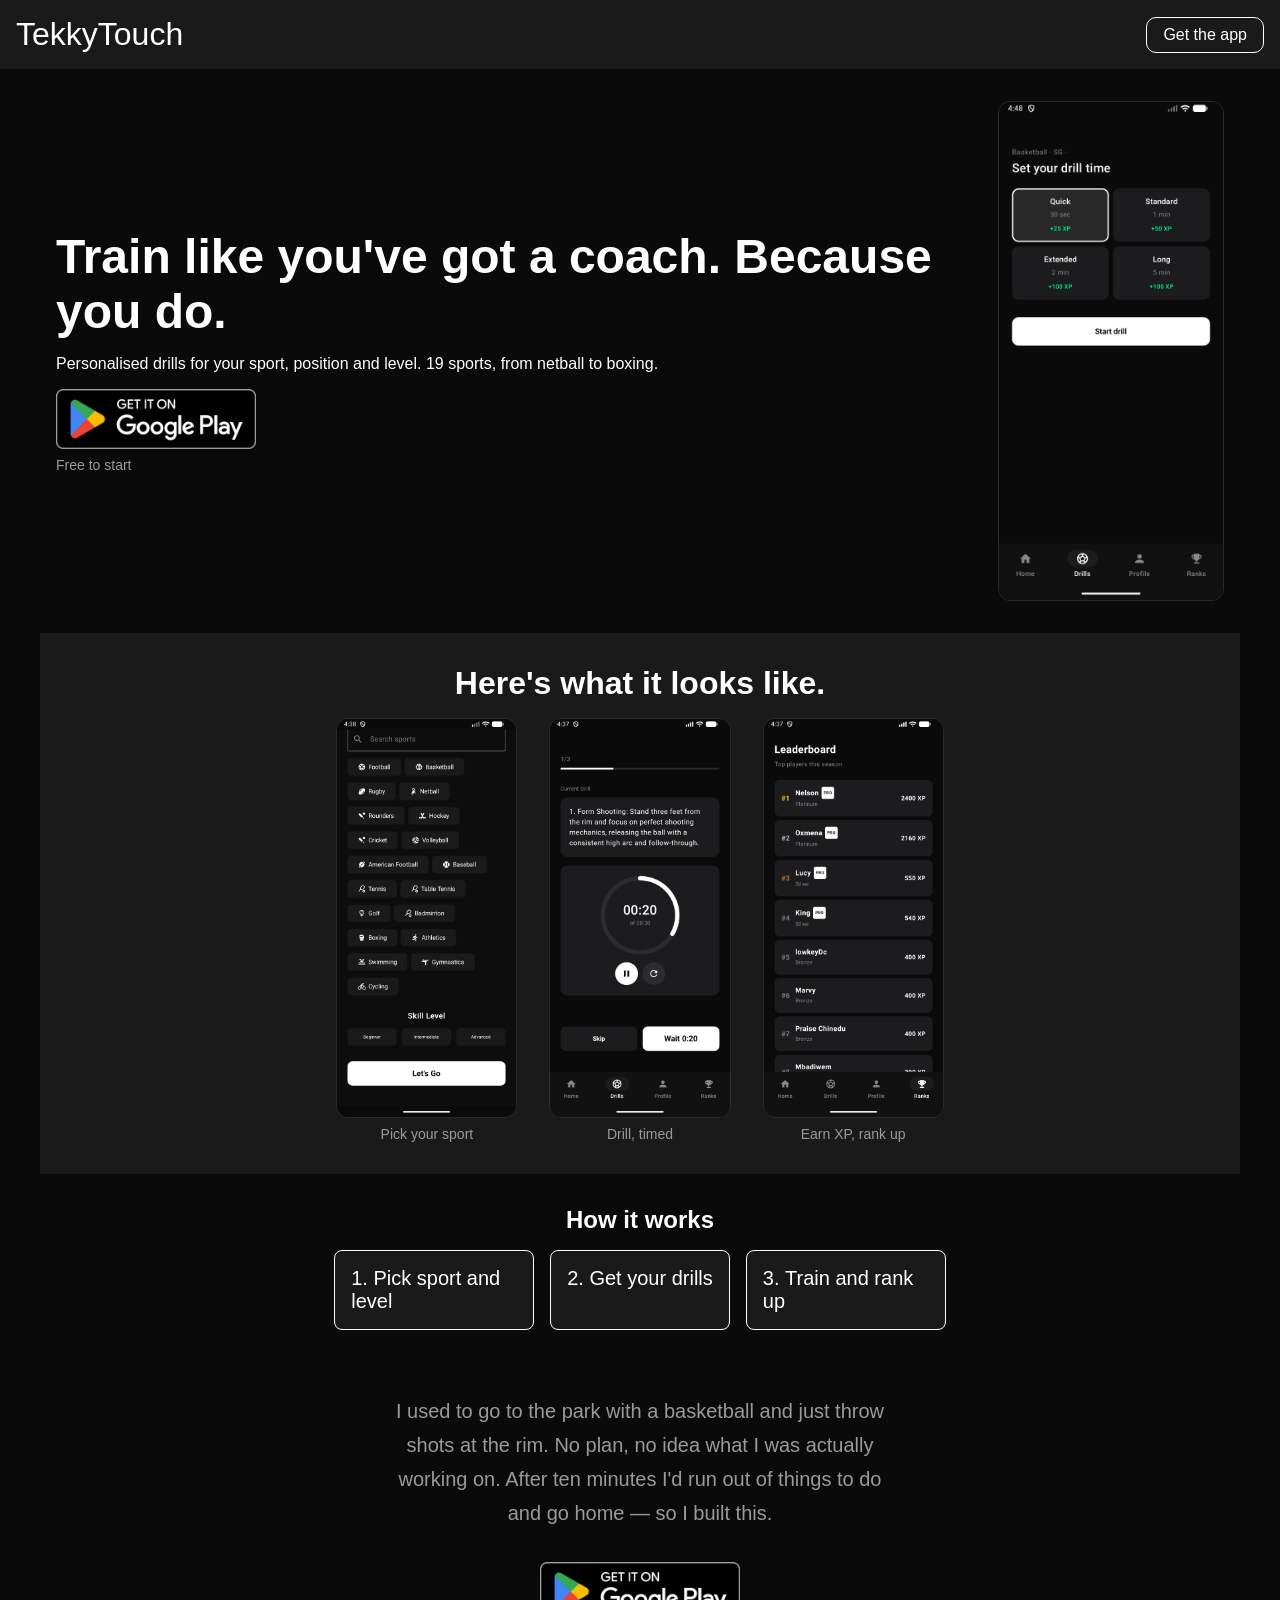
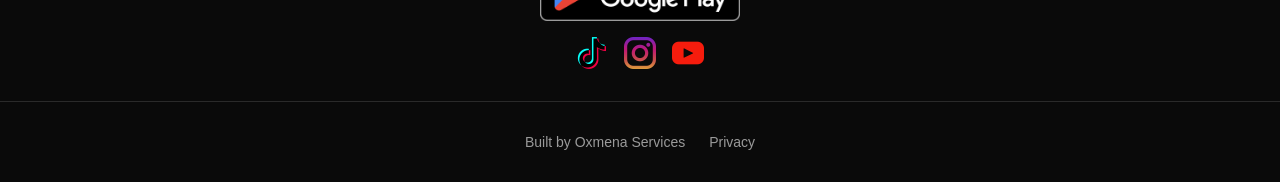
<file: apps/tekkytouch/index.html>
<!doctype html>
<html lang="en">
  <head>
    <meta charset="UTF-8" />
    <meta name="viewport" content="width=device-width, initial-scale=1.0" />
    <meta property="og:title" content="Train like you've got a coach." />
    <meta
      property="og:description"
      content="Get personalised drills for your sport, position and level. 19 sports, from netball to boxing. Free on Android."
    />
    <!-- TODO: og:image needs a 1200x630 share image at a real URL -->
    <meta property="og:url" content="https://oxmena.com/apps/tekkytouch" />

    <meta
      name="description"
      content="No coach? Get personalised drills for your sport, position and level. 19 sports, from netball to boxing. Free on Android."
    />

    <link rel="icon" href="images/icon.png" type="image/png" />
    <link rel="stylesheet" href="style.css" />
    <title>TekkyTouch</title>
  </head>
  <body>
    <header class="site-header">
      <span class="logo">TekkyTouch</span>
      <a
        href="https://play.google.com/store/apps/details?id=com.oxmena.tekkytouch"
        >Get the app</a
      >
    </header>

    <section class="hero">
      <div class="hero-content">
        <h1>Train like you've got a coach. Because you do.</h1>
        <p>
          Personalised drills for your sport, position and level. 19 sports,
          from netball to boxing.
        </p>

        <div class="cta">
          <a
            href="https://play.google.com/store/apps/details?id=com.oxmena.tekkytouch"
            ><img
              src="images/GetItOnGooglePlay_Badge_Web_color_English.png"
              alt="Get it on Google Play"
          /></a>
          <p>Free to start</p>
        </div>
      </div>

      <div class="hero-image">
        <img
          src="images/DrillTimeSelect.png"
          alt="choosing a drill length in the app"
        />
      </div>
    </section>

    <section class="proof">
      <h2>Here's what it looks like.</h2>
      <div class="proof-row">
        <figure class="proof-image">
          <img src="images/Onboarding.png" alt="Onboarding screen" />
          <figcaption>Pick your sport</figcaption>
        </figure>

        <figure class="proof-image">
          <img src="images/LiveDrill.png" alt="Drill screen" />
          <figcaption>Drill, timed</figcaption>
        </figure>

        <figure class="proof-image">
          <img src="images/Leaderboard.png" alt="Leaderboard screen" />
          <figcaption>Earn XP, rank up</figcaption>
        </figure>
      </div>
    </section>

    <section class="how">
      <h2>How it works</h2>
      <ol class="steps">
        <li>Pick sport and level</li>
        <li>Get your drills</li>
        <li>Train and rank up</li>
      </ol>
    </section>

    <section class="founder-story">
      <p class="founder-story-p">
        I used to go to the park with a basketball and just throw shots at the rim. No plan, no idea what I was actually working on. After ten minutes I'd run out of things to do and go home — so I built this.
      </p>
    </section>

    <section class="cta-2">
      <a
        href="https://play.google.com/store/apps/details?id=com.oxmena.tekkytouch"
        ><img
          src="images/GetItOnGooglePlay_Badge_Web_color_English.png"
          alt="Get it on Google Play"
      /></a>

      <div class="socials">
        <a href="https://www.tiktok.com/@tekkytouch_oxmena" target="_blank">
          <img src="images/tik-tok.png" alt="TikTok" />
        </a>
        <a href="https://www.instagram.com/tekkytouchapp/" target="_blank">
          <img src="images/instagram.png" alt="Instagram" />
        </a>
        <a href="https://www.youtube.com/@TekkyTouchApp" target="_blank">
          <img src="images/youtube.png" alt="YouTube" />
        </a>
      </div>
    </section>

    <footer class="site-footer">
  <a href="https://oxmena.com">Built by Oxmena Services</a>
  <a href="privacy.html">Privacy</a>
</footer>

  </body>
</html>
</file>
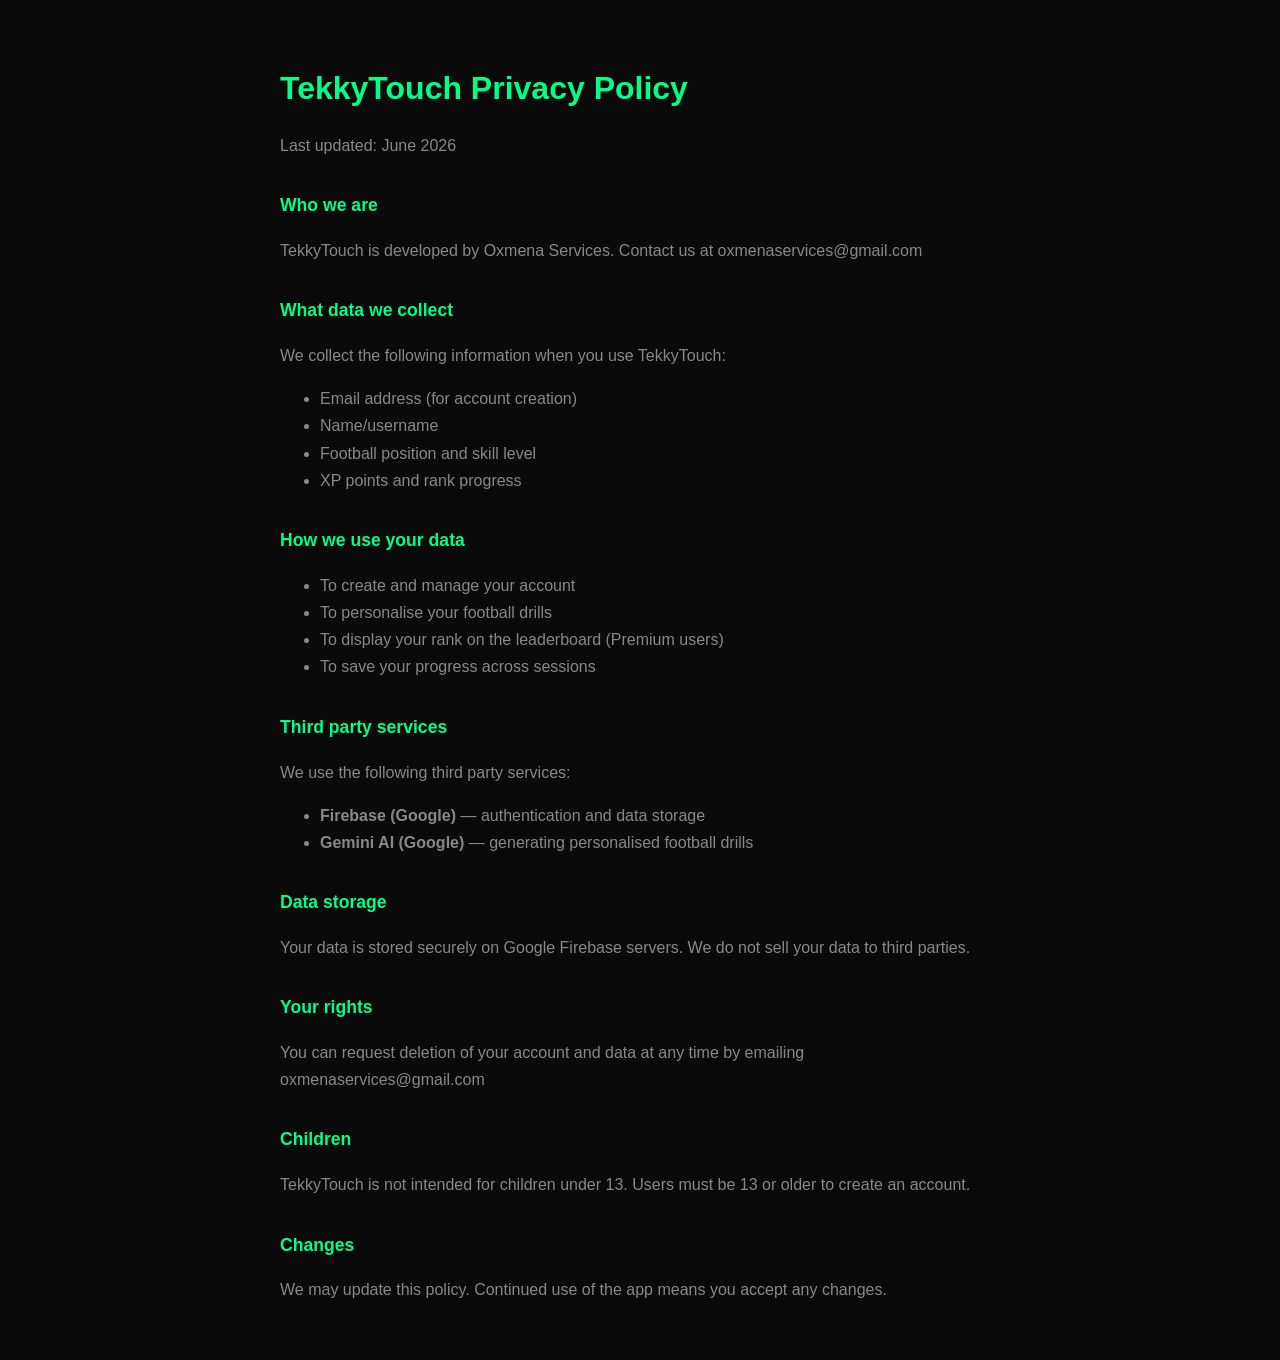
<file: privacy.html>
<!DOCTYPE html>
<html lang="en">
<head>
<meta charset="UTF-8"/>
<meta name="viewport" content="width=device-width, initial-scale=1.0"/>
<title>TekkyTouch Privacy Policy</title>
<style>
  body { font-family: Inter, sans-serif; max-width: 720px; margin: 0 auto; padding: 40px 24px; background: #0a0a0a; color: #e5e5e5; line-height: 1.7; }
  h1 { color: #00ff88; margin-bottom: 8px; }
  h2 { color: #00ff88; margin-top: 32px; font-size: 1.1rem; }
  p, li { color: #888; }
  a { color: #00ff88; }
</style>
</head>
<body>
<h1>TekkyTouch Privacy Policy</h1>
<p>Last updated: June 2026</p>

<h2>Who we are</h2>
<p>TekkyTouch is developed by Oxmena Services. Contact us at oxmenaservices@gmail.com</p>

<h2>What data we collect</h2>
<p>We collect the following information when you use TekkyTouch:</p>
<ul>
  <li>Email address (for account creation)</li>
  <li>Name/username</li>
  <li>Football position and skill level</li>
  <li>XP points and rank progress</li>
</ul>

<h2>How we use your data</h2>
<ul>
  <li>To create and manage your account</li>
  <li>To personalise your football drills</li>
  <li>To display your rank on the leaderboard (Premium users)</li>
  <li>To save your progress across sessions</li>
</ul>

<h2>Third party services</h2>
<p>We use the following third party services:</p>
<ul>
  <li><strong>Firebase (Google)</strong> — authentication and data storage</li>
  <li><strong>Gemini AI (Google)</strong> — generating personalised football drills</li>
</ul>

<h2>Data storage</h2>
<p>Your data is stored securely on Google Firebase servers. We do not sell your data to third parties.</p>

<h2>Your rights</h2>
<p>You can request deletion of your account and data at any time by emailing oxmenaservices@gmail.com</p>

<h2>Children</h2>
<p>TekkyTouch is not intended for children under 13. Users must be 13 or older to create an account.</p>

<h2>Changes</h2>
<p>We may update this policy. Continued use of the app means you accept any changes.</p>
</body>
</html>
</file>
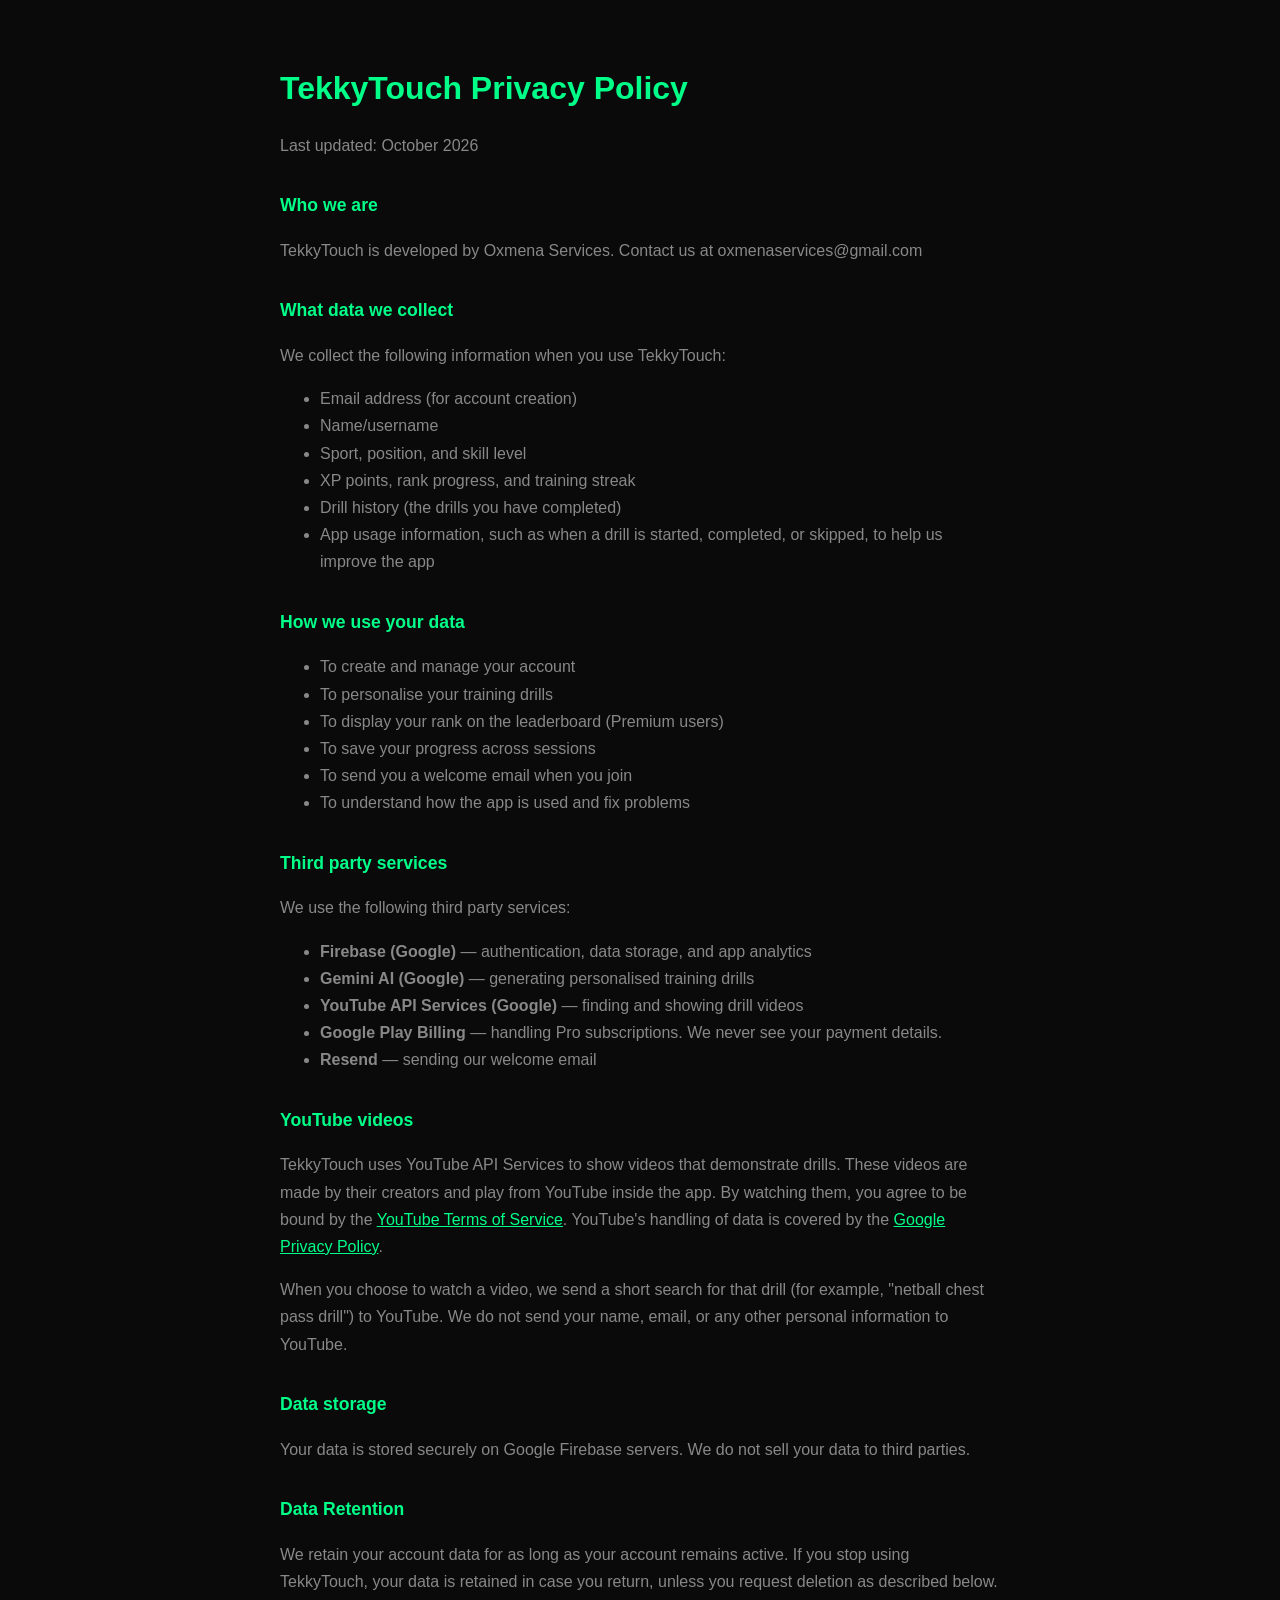
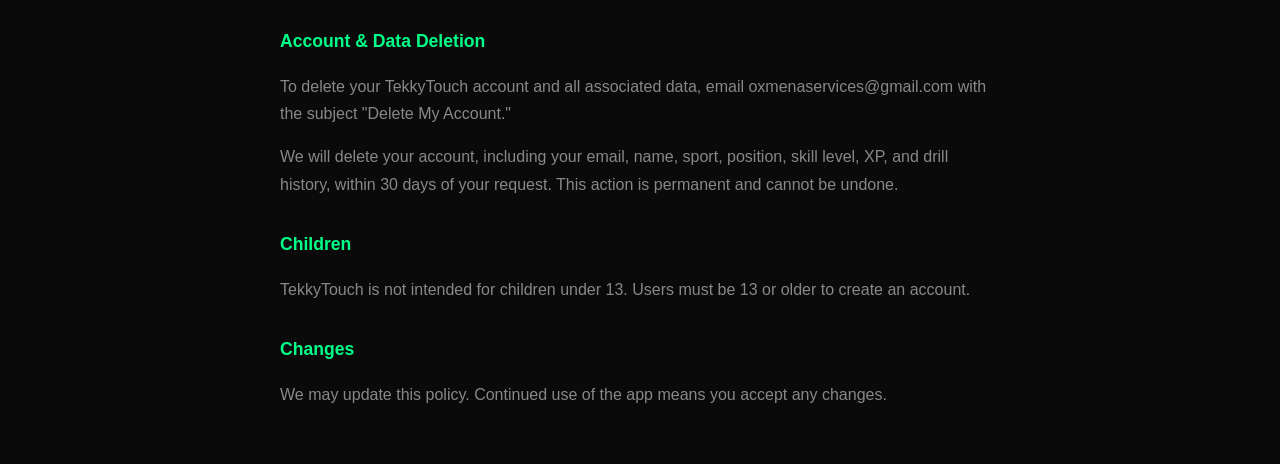
<file: apps/tekkytouch/privacy.html>
<!DOCTYPE html>
<html lang="en">
<head>
<meta charset="UTF-8"/>
<meta name="viewport" content="width=device-width, initial-scale=1.0"/>

<!-- Google tag (gtag.js) -->
<script async src="https://www.googletagmanager.com/gtag/js?id=AW-947799968"></script>
<script>
  window.dataLayer = window.dataLayer || [];
  function gtag(){dataLayer.push(arguments);}
  gtag('js', new Date());

  gtag('config', 'AW-947799968');
</script>
<title>TekkyTouch Privacy Policy</title>
<style>
  body { font-family: Inter, sans-serif; max-width: 720px; margin: 0 auto; padding: 40px 24px; background: #0a0a0a; color: #e5e5e5; line-height: 1.7; }
  h1 { color: #00ff88; margin-bottom: 8px; }
  h2 { color: #00ff88; margin-top: 32px; font-size: 1.1rem; }
  p, li { color: #888; }
  a { color: #00ff88; }
</style>
</head>
<body>
<h1>TekkyTouch Privacy Policy</h1>
<p>Last updated: October 2026</p>

<h2>Who we are</h2>
<p>TekkyTouch is developed by Oxmena Services. Contact us at oxmenaservices@gmail.com</p>

<h2>What data we collect</h2>
<p>We collect the following information when you use TekkyTouch:</p>
<ul>
  <li>Email address (for account creation)</li>
  <li>Name/username</li>
  <li>Sport, position, and skill level</li>
  <li>XP points, rank progress, and training streak</li>
  <li>Drill history (the drills you have completed)</li>
  <li>App usage information, such as when a drill is started, completed, or skipped, to help us improve the app</li>
</ul>

<h2>How we use your data</h2>
<ul>
  <li>To create and manage your account</li>
  <li>To personalise your training drills</li>
  <li>To display your rank on the leaderboard (Premium users)</li>
  <li>To save your progress across sessions</li>
  <li>To send you a welcome email when you join</li>
  <li>To understand how the app is used and fix problems</li>
</ul>

<h2>Third party services</h2>
<p>We use the following third party services:</p>
<ul>
  <li><strong>Firebase (Google)</strong> — authentication, data storage, and app analytics</li>
  <li><strong>Gemini AI (Google)</strong> — generating personalised training drills</li>
  <li><strong>YouTube API Services (Google)</strong> — finding and showing drill videos</li>
  <li><strong>Google Play Billing</strong> — handling Pro subscriptions. We never see your payment details.</li>
  <li><strong>Resend</strong> — sending our welcome email</li>
</ul>

<h2>YouTube videos</h2>
<p>TekkyTouch uses YouTube API Services to show videos that demonstrate drills. These videos are made by their creators and play from YouTube inside the app. By watching them, you agree to be bound by the <a href="https://www.youtube.com/t/terms">YouTube Terms of Service</a>. YouTube's handling of data is covered by the <a href="https://policies.google.com/privacy">Google Privacy Policy</a>.</p>
<p>When you choose to watch a video, we send a short search for that drill (for example, "netball chest pass drill") to YouTube. We do not send your name, email, or any other personal information to YouTube.</p>

<h2>Data storage</h2>
<p>Your data is stored securely on Google Firebase servers. We do not sell your data to third parties.</p>

<h2>Data Retention</h2>
<p>We retain your account data for as long as your account remains active. If you stop using TekkyTouch, your data is retained in case you return, unless you request deletion as described below.</p>

<h2>Account & Data Deletion</h2>
<p>To delete your TekkyTouch account and all associated data, email oxmenaservices@gmail.com with the subject "Delete My Account."</p>
<p>We will delete your account, including your email, name, sport, position, skill level, XP, and drill history, within 30 days of your request. This action is permanent and cannot be undone.</p>

<h2>Children</h2>
<p>TekkyTouch is not intended for children under 13. Users must be 13 or older to create an account.</p>

<h2>Changes</h2>
<p>We may update this policy. Continued use of the app means you accept any changes.</p>
</body>
</html>
</file>
<file: apps/tekkytouch/style.css>
* {
  box-sizing: border-box;
  margin: 0;
  padding: 0;
}

:root {
  --bg: #0a0a0a;
  --surface: #1a1a1a;
  --text: #ffffff;
  --text-muted: #9a9a9a;
}

img {
  max-width: 100%;
  height: auto;
  display: block;
}

body {
  background-color: var(--bg);
  color: var(--text);
  font-family: Arial, sans-serif;
  margin: 0;
  padding: 0;
}

.site-header {
  display: flex;
  flex-direction: row;
  justify-content: space-between;
  background-color: var(--surface);
  padding: 1rem;
  align-items: center;
}

.site-header span {
  font-size: 2rem;
  margin: 0;
}

.site-header a {
  display: inline-block;
  border: 1px solid var(--text);
  font-size: 1rem;
  margin: 0;
  text-decoration: none;
  color: var(--text);
  background-color: transparent;
  border-radius: 10px;
  padding: 0.5rem 1rem;
}

.site-header a:hover {
  background-color: var(--text);
  color: var(--bg);
}

.hero-content h1 {
  font-size: 1.5rem;
  margin-bottom: 1rem;
}

.hero-content > p {
  font-size: 1rem;
  margin-bottom: 1rem;
}

.cta img {
  max-width: 200px;
  height: auto;
}

.cta p {
  font-size: 0.875rem;
  color: var(--text-muted);
  margin-top: 0.5rem;
}

.hero {
  padding: 2rem 1rem;
}

.hero-image img {
  max-width: 280px;
  margin-left: auto;
  border: 1px solid #2a2a2a;
  border-radius: 12px;
}

.proof {
  background-color: var(--surface);
  padding: 2rem 1rem;
}

.proof img {
  border: 1px solid #2a2a2a;
  border-radius: 12px;
  max-width: 280px;
}

.proof figcaption {
  font-size: 0.875rem;
  color: var(--text-muted);
  margin-top: 0.5rem;
  text-align: center;
}

.proof h2 {
  font-size: 2rem;
  margin-bottom: 1rem;
  text-align: center;
}

.proof-row {
  display: flex;
  flex-direction: column;
  gap: 2rem;
  justify-content: center;
  align-items: center;
}

.steps {
  display: flex;
  flex-direction: row;
  list-style-position: inside;
  margin-top: 1rem;
  gap: 0.5rem;
}

.how {
  padding: 2rem 1rem;
  max-width: 1200px;
  margin: 0 auto;
}

.how h2 {
  text-align: center;
}

.steps li {
  font-size: 1.25rem;
  padding: 1rem;
  border: 1px solid var(--text);
  background-color: var(--surface);
  border-radius: 8px;
  max-width: 200px;
}

.founder-story {
  padding: 2rem 1rem;
  max-width: 60ch;
  margin: 0 auto;
}

.founder-story-p {
  font-size: 1.25rem;
  line-height: 1.7;
  text-align: center;
  color: var(--text-muted);
}

.socials {
  display: flex;
  justify-content: center;
  gap: 1rem;
  margin-top: 1rem;
}

.socials img {
  width: 32px;
  height: 32px;
}

.cta-2 img {
  max-width: 200px;
  margin: 0 auto;
}

.site-footer {
  display: flex;
  justify-content: center;
  gap: 1.5rem;
  padding: 2rem 1rem;
  border-top: 1px solid #2a2a2a;
  margin-top: 2rem;
}

.site-footer a {
  font-size: 0.875rem;
  color: var(--text-muted);
  text-decoration: none;
}

.site-footer a:hover {
  color: var(--text);
}

@media (min-width: 768px) {
  .hero {
    display: flex;
    align-items: center;
    max-width: 1200px;
    margin: 0 auto;
    gap: 3rem;
  }

  .hero-content h1 {
    font-size: 3rem;
  }

  .hero-image img {
    max-height: 500px;
    width: auto;
  }

  .proof {
    max-width: 1200px;
    margin: 0 auto;
  }

  .proof-row {
    display: flex;
    flex-direction: row;
    gap: 2rem;
  }

  .proof img {
    max-height: 400px;
    width: auto;
  }

  .steps {
    justify-content: center;
    gap: 1rem;
  } 
}
</file>
